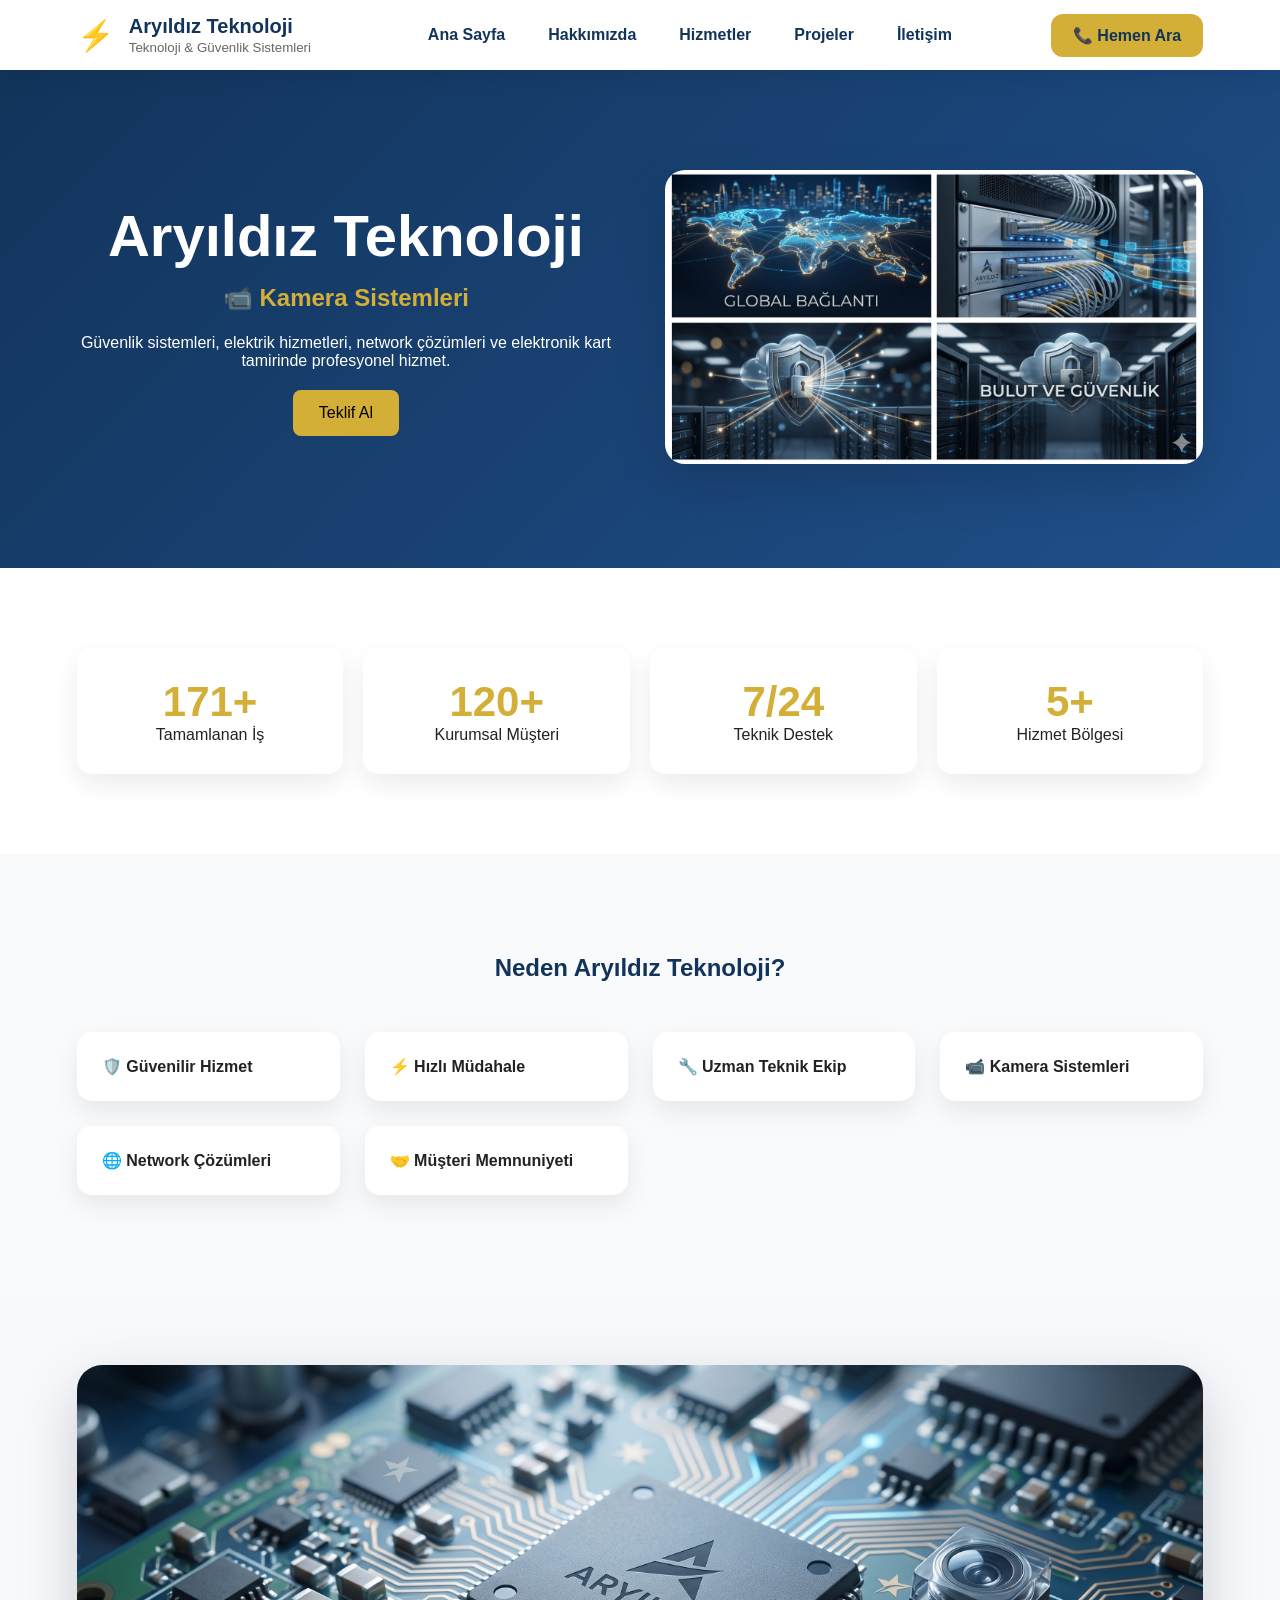
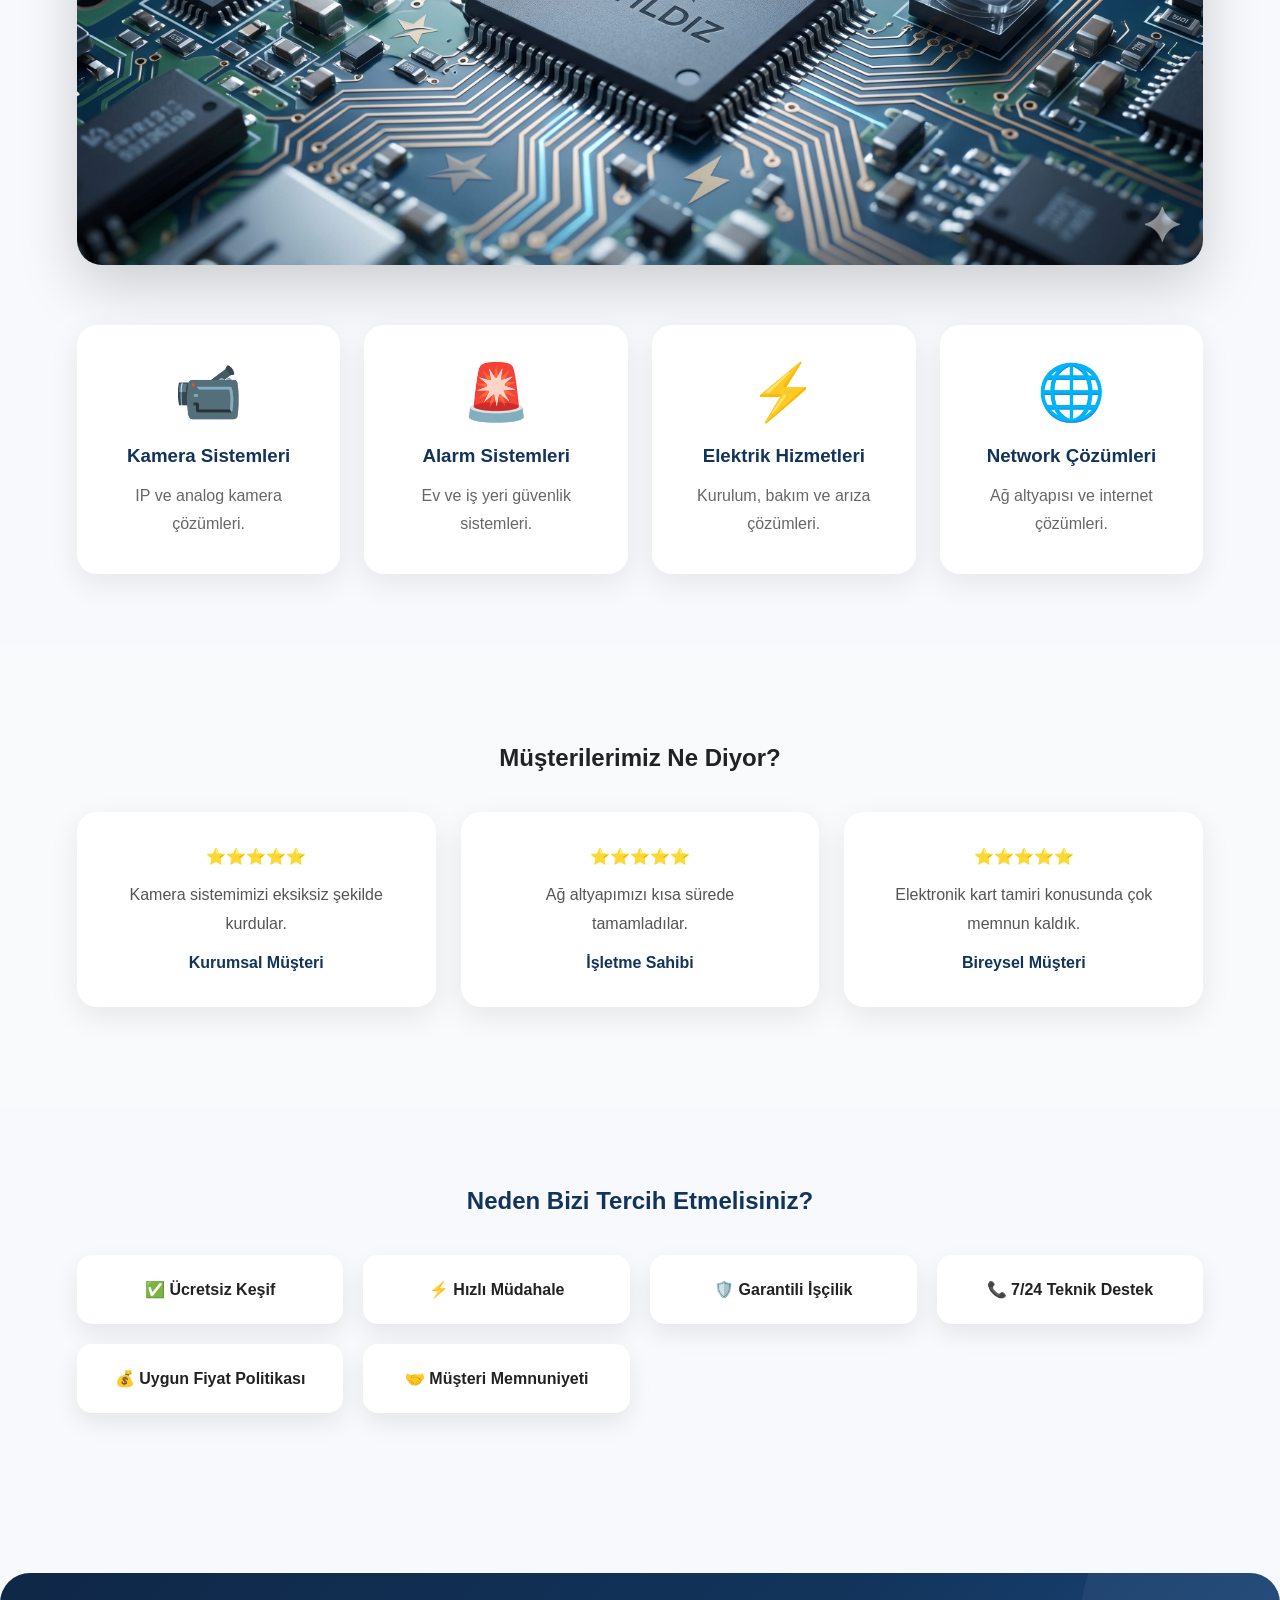
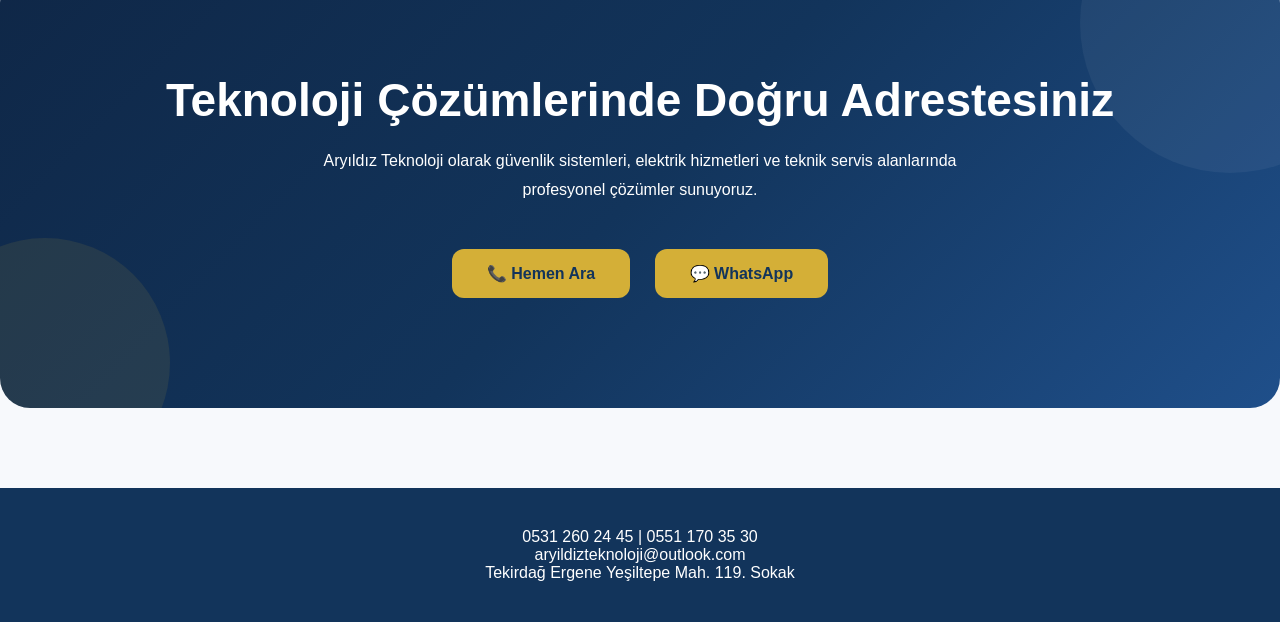
<file: index.html>
<!doctype html>
<html lang="tr">

<head>
<meta charset="utf-8">
<meta name="viewport" content="width=device-width, initial-scale=1">



<title>
Aryıldız Teknoloji | Kamera, Alarm, Network ve Elektrik Sistemleri
</title>

<meta name="description" content="Tekirdağ Ergene'de kamera sistemleri, alarm sistemleri, network çözümleri,telefon tamir, elektronik tamir, elektrik hizmetleri, elektronik kart tamiri ve teknik servis hizmetleri sunan Aryıldız Teknoloji.">
<meta name="keywords" content="kamera sistemleri, alarm sistemleri, network çözümleri, elektrik hizmetleri, elektronik kart tamiri, Tekirdağ kamera sistemleri, Ergene güvenlik sistemleri">
   <link rel="stylesheet" href="assets/css/style.css">
</head>

   <header class="navbar">

  <div class="logo">

    <span class="logo-icon">⚡</span>

    <div>
        <h2>Aryıldız Teknoloji</h2>
        <small>Teknoloji & Güvenlik Sistemleri</small>
    </div>

</div>
<button class="menu-toggle">☰</button>
    <nav>

        <a href="index.html">Ana Sayfa</a>
        <a href="hakkimizda.html">Hakkımızda</a>
        <a href="hizmetler.html">Hizmetler</a>
        <a href="projeler.html">Projeler</a>
        <a href="iletisim.html">İletişim</a>

    </nav>

    <a href="tel:05312602445" class="call-btn">

        📞 Hemen Ara

    </a>

</header>

<section class="hero">

    <div class="hero-left">

        <h1>Aryıldız Teknoloji</h1>

        <p class="typing-text">
            📹 Kamera Sistemleri
        </p>

        <p>
            Güvenlik sistemleri, elektrik hizmetleri,
            network çözümleri ve elektronik kart tamirinde
            profesyonel hizmet.
        </p>

        <a href="iletisim.html" class="btn">
            Teklif Al
        </a>

    </div>

    <div class="hero-right">

        <img src="assets/images/hero-tech.jpg"
             alt="Aryıldız Teknoloji">

    </div>

</section>

<section class="stats-section">

    <div class="stat-card">
       <h2 id="counter1">0</h2>
        <p>Tamamlanan İş</p>
    </div>

    <div class="stat-card">
     <h2 id="counter2">0</h2>
        <p>Kurumsal Müşteri</p>
    </div>

    <div class="stat-card">
        <h2>7/24</h2>
        <p>Teknik Destek</p>
    </div>

    <div class="stat-card">
      <h2 id="counter3">0</h2>
        <p>Hizmet Bölgesi</p>
    </div>

</section>

<section class="why-us">

    <h2>Neden Aryıldız Teknoloji?</h2>

    <div class="why-grid">

        <div class="why-card">🛡️ Güvenilir Hizmet</div>
        <div class="why-card">⚡ Hızlı Müdahale</div>
        <div class="why-card">🔧 Uzman Teknik Ekip</div>
        <div class="why-card">📹 Kamera Sistemleri</div>
        <div class="why-card">🌐 Network Çözümleri</div>
        <div class="why-card">🤝 Müşteri Memnuniyeti</div>

    </div>

</section>

<section class="section">

    <div class="service-banner">

        <img src="assets/images/service-banner.jpg"
             alt="Aryıldız Teknoloji">

    </div>

    <div class="grid">

        <div class="card fade-up">
            <div class="card-icon">📹</div>
            <h3>Kamera Sistemleri</h3>
            <p>IP ve analog kamera çözümleri.</p>
        </div>

        <div class="card fade-up">
            <div class="card-icon">🚨</div>
            <h3>Alarm Sistemleri</h3>
            <p>Ev ve iş yeri güvenlik sistemleri.</p>
        </div>

        <div class="card fade-up">
            <div class="card-icon">⚡</div>
            <h3>Elektrik Hizmetleri</h3>
            <p>Kurulum, bakım ve arıza çözümleri.</p>
        </div>

        <div class="card fade-up">
            <div class="card-icon">🌐</div>
            <h3>Network Çözümleri</h3>
            <p>Ağ altyapısı ve internet çözümleri.</p>
        </div>

    </div>

</section>

<section class="testimonials">

    <h2>Müşterilerimiz Ne Diyor?</h2>

    <div class="testimonial-grid">

        <div class="testimonial-box">
            ⭐⭐⭐⭐⭐
            <p>Kamera sistemimizi eksiksiz şekilde kurdular.</p>
            <strong>Kurumsal Müşteri</strong>
        </div>

        <div class="testimonial-box">
            ⭐⭐⭐⭐⭐
            <p>Ağ altyapımızı kısa sürede tamamladılar.</p>
            <strong>İşletme Sahibi</strong>
        </div>

        <div class="testimonial-box">
            ⭐⭐⭐⭐⭐
            <p>Elektronik kart tamiri konusunda çok memnun kaldık.</p>
            <strong>Bireysel Müşteri</strong>
        </div>

    </div>

</section>
<section class="advantages">

    <h2>Neden Bizi Tercih Etmelisiniz?</h2>

    <div class="advantages-grid">

        <div class="adv-card">✅ Ücretsiz Keşif</div>

        <div class="adv-card">⚡ Hızlı Müdahale</div>

        <div class="adv-card">🛡️ Garantili İşçilik</div>

        <div class="adv-card">📞 7/24 Teknik Destek</div>

        <div class="adv-card">💰 Uygun Fiyat Politikası</div>

        <div class="adv-card">🤝 Müşteri Memnuniyeti</div>

    </div>

</section>
<section class="home-cta">

    <h2>Teknoloji Çözümlerinde Doğru Adrestesiniz</h2>

    <p>
        Aryıldız Teknoloji olarak güvenlik sistemleri,
        elektrik hizmetleri ve teknik servis alanlarında
        profesyonel çözümler sunuyoruz.
    </p>

    <a href="tel:05312602445" class="btn">
        📞 Hemen Ara
    </a>

    <a href="https://wa.me/905312602445" class="btn">
        💬 WhatsApp
    </a>

</section>

<footer>

    <p>0531 260 24 45 | 0551 170 35 30</p>

    <p>
        aryildizteknoloji@outlook.com
    </p>

    <p>
        Tekirdağ Ergene Yeşiltepe Mah. 119. Sokak
    </p>

</footer>
<script>
document.addEventListener("DOMContentLoaded", function(){

const menuBtn = document.querySelector(".menu-toggle");
const nav = document.querySelector(".navbar nav");

menuBtn.onclick = function(){
    nav.classList.toggle("active");
};

const observer = new IntersectionObserver(entries => {
    entries.forEach(entry => {
        if(entry.isIntersecting){
            entry.target.classList.add("show");
        }
    });
});

document.querySelectorAll(".fade-up").forEach(el => {
    observer.observe(el);
});

});
</script>
   <script>
const services = [
"📹 Kamera Sistemleri",
"🚨 Alarm Sistemleri",
"🌐 Network Çözümleri",
"⚡ Elektrik Hizmetleri",
"🔧 Teknik Servis"
];

let current = 0;
const textElement = document.querySelector(".typing-text");

setInterval(() => {
current = (current + 1) % services.length;
textElement.textContent = services[current];
}, 2500);
</script>
   <script>

function animateCounter(id,target){

let count = 0;

const element = document.getElementById(id);

const interval = setInterval(() => {

count++;

element.textContent = count + "+";

if(count >= target){
clearInterval(interval);
}

},10);

}

animateCounter("counter1",500);
animateCounter("counter2",120);
animateCounter("counter3",5);

</script>
</body>
</html>
</file>
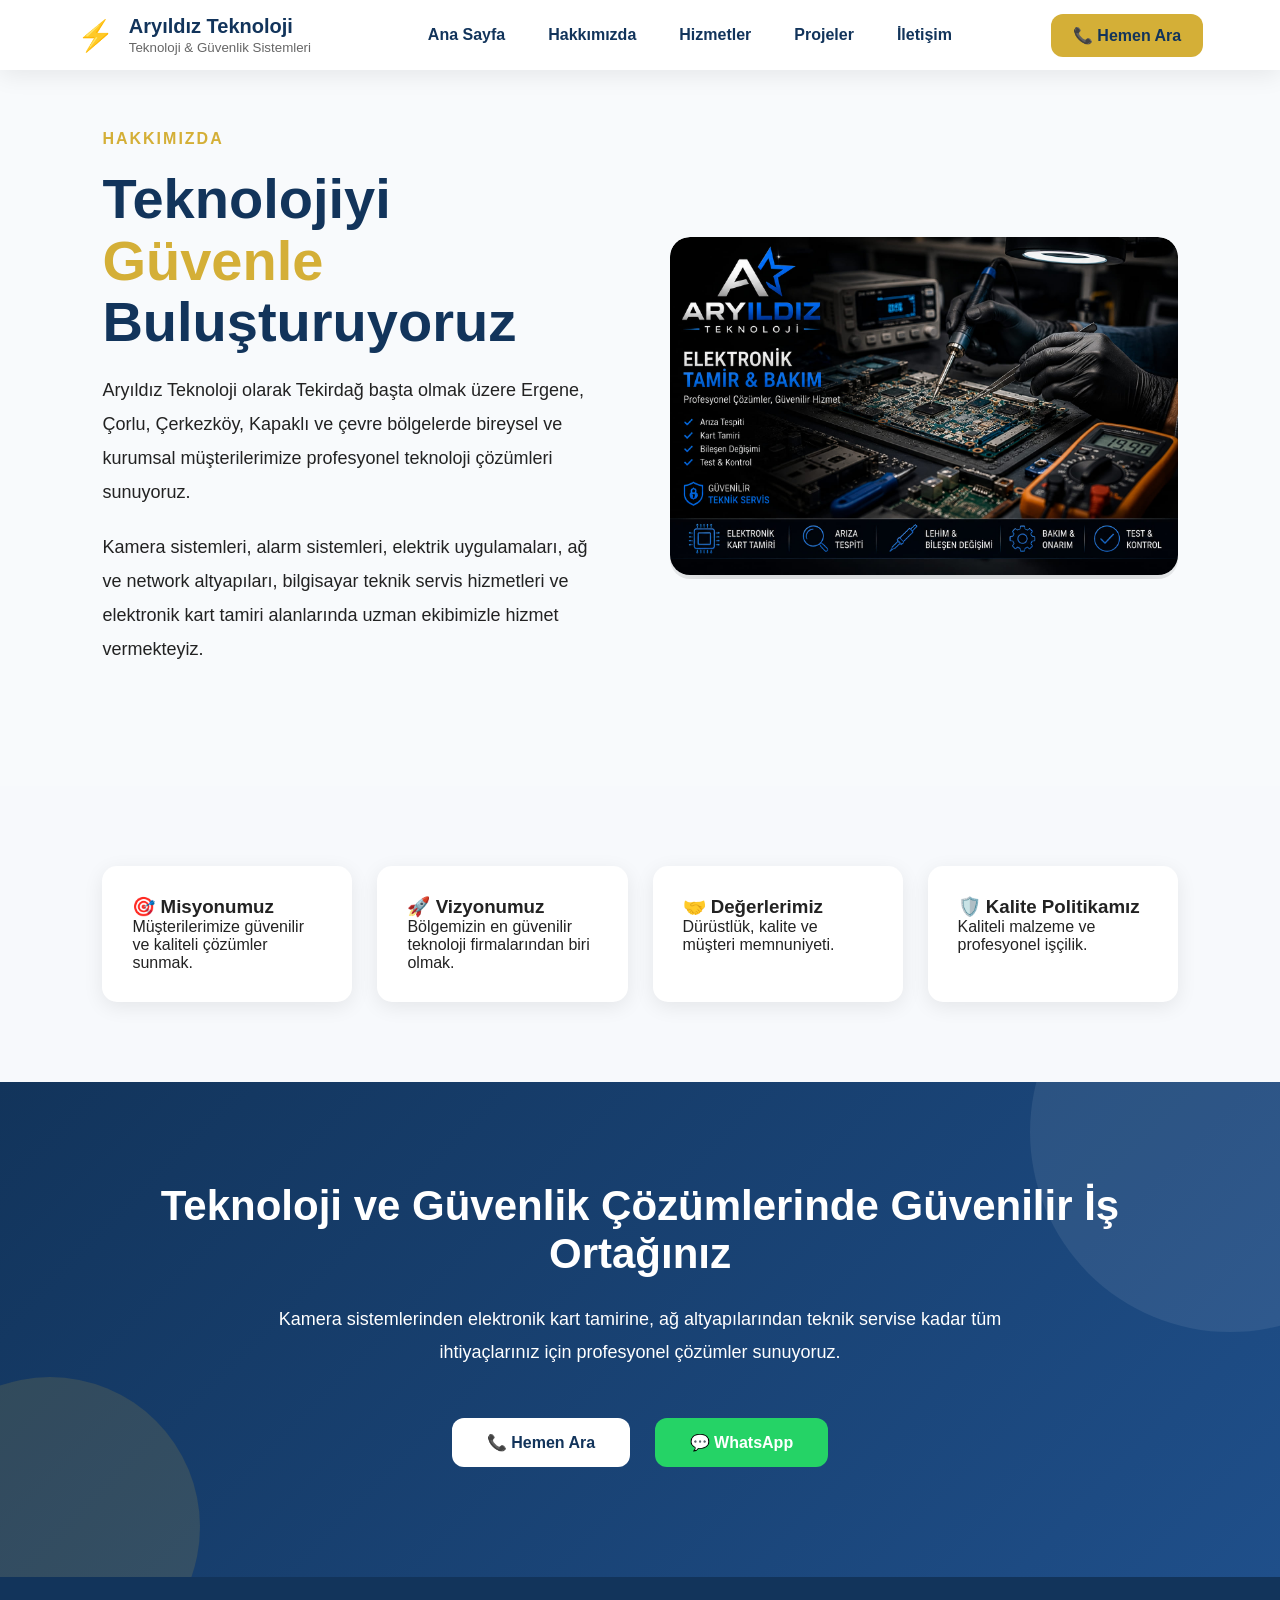
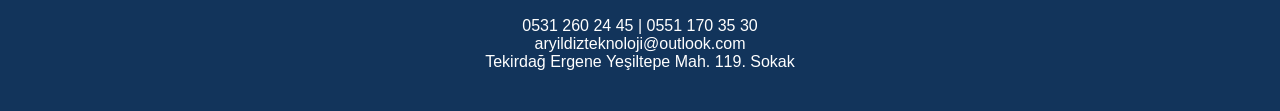
<file: hakkimizda.html>
<!doctype html><html lang='tr'><head>
<meta charset='utf-8'>
<meta name='viewport' content='width=device-width,initial-scale=1'>
<title>hakkimizda | Aryıldız Teknoloji</title>
<meta name='description' content='Aryıldız Teknoloji kamera, alarm, elektrik ve network çözümleri.'>
<link rel='stylesheet' href='assets/css/style.css'>
</head><body>
<header class="navbar">

<div class="logo">

    <span class="logo-icon">⚡</span>

    <div>
        <h2>Aryıldız Teknoloji</h2>
        <small>Teknoloji & Güvenlik Sistemleri</small>
    </div>

</div>
   <button class="menu-toggle">☰</button>

    <nav>

        <a href="index.html">Ana Sayfa</a>
        <a href="hakkimizda.html">Hakkımızda</a>
        <a href="hizmetler.html">Hizmetler</a>
        <a href="projeler.html">Projeler</a>
        <a href="iletisim.html">İletişim</a>

    </nav>

    <a href="tel:05312602445" class="call-btn">
        📞 Hemen Ara
    </a>

</header>
<section class="about-v11">

    <div class="about-top">

        <div class="about-left">

            <span class="mini-title">HAKKIMIZDA</span>

            <h1>
                Teknolojiyi
                <span>Güvenle</span>
                Buluşturuyoruz
            </h1>

            <p>
                Aryıldız Teknoloji olarak Tekirdağ başta olmak üzere
                Ergene, Çorlu, Çerkezköy, Kapaklı ve çevre bölgelerde
                bireysel ve kurumsal müşterilerimize profesyonel
                teknoloji çözümleri sunuyoruz.
            </p>

            <p>
                Kamera sistemleri, alarm sistemleri,
                elektrik uygulamaları, ağ ve network altyapıları,
                bilgisayar teknik servis hizmetleri ve elektronik
                kart tamiri alanlarında uzman ekibimizle hizmet vermekteyiz.
            </p>

        </div>

        <div class="about-right">

<img
src="assets/images/elektronik-tamir.jpg"
alt="Aryıldız Teknoloji">
</div>

    </div>

</section>

<section class="vision-section">

    <div class="vision-card">
        <h3>🎯 Misyonumuz</h3>
        <p>Müşterilerimize güvenilir ve kaliteli çözümler sunmak.</p>
    </div>

    <div class="vision-card">
        <h3>🚀 Vizyonumuz</h3>
        <p>Bölgemizin en güvenilir teknoloji firmalarından biri olmak.</p>
    </div>

    <div class="vision-card">
        <h3>🤝 Değerlerimiz</h3>
        <p>Dürüstlük, kalite ve müşteri memnuniyeti.</p>
    </div>

    <div class="vision-card">
        <h3>🛡️ Kalite Politikamız</h3>
        <p>Kaliteli malzeme ve profesyonel işçilik.</p>
    </div>

</section>
<section class="cta-section">

    <h2>
        Teknoloji ve Güvenlik Çözümlerinde
        Güvenilir İş Ortağınız
    </h2>

    <p>
        Kamera sistemlerinden elektronik kart tamirine,
        ağ altyapılarından teknik servise kadar tüm
        ihtiyaçlarınız için profesyonel çözümler sunuyoruz.
    </p>

    <div class="cta-buttons">

        <a href="tel:05312602445" class="cta-btn">
            📞 Hemen Ara
        </a>

        <a href="https://wa.me/905312602445" class="cta-btn whatsapp-btn">
            💬 WhatsApp
        </a>

    </div>

</section>
<footer>

    <p>0531 260 24 45 | 0551 170 35 30</p>

    <p>aryildizteknoloji@outlook.com</p>

    <p>Tekirdağ Ergene Yeşiltepe Mah. 119. Sokak</p>

</footer>
<script>
document.addEventListener("DOMContentLoaded", function(){

const menuBtn = document.querySelector(".menu-toggle");
const nav = document.querySelector(".navbar nav");

menuBtn.onclick = function(){
    nav.classList.toggle("active");
};

});
</script>
</body>
</html>
</file>
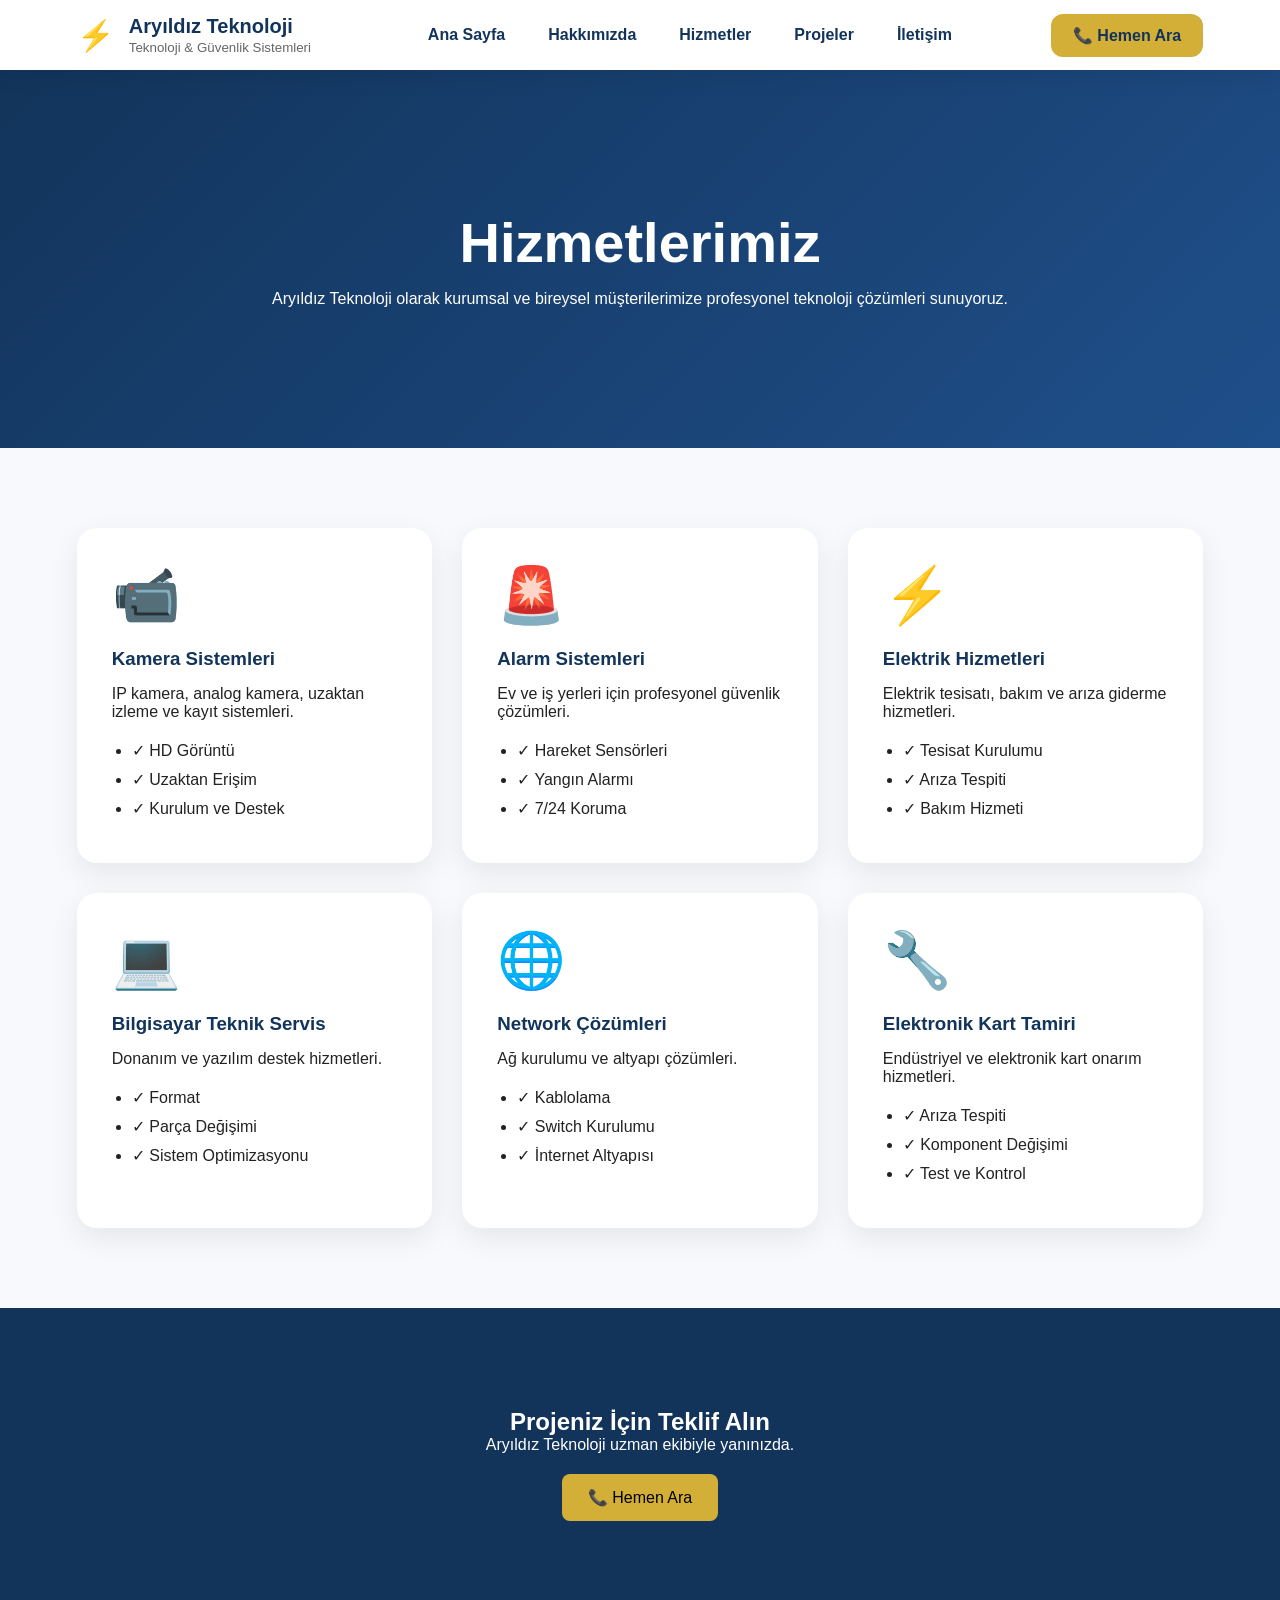
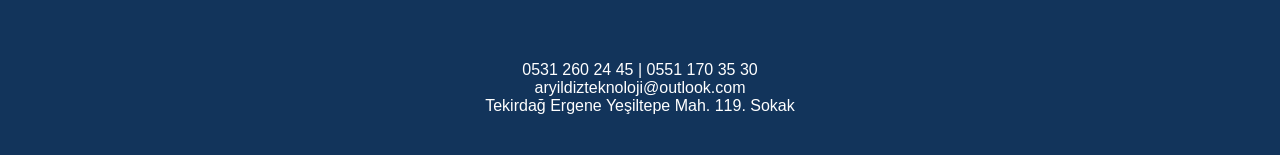
<file: hizmetler.html>
<!doctype html><html lang='tr'><head>
<meta charset='utf-8'>
<meta name='viewport' content='width=device-width,initial-scale=1'>
<title>hizmetler | Aryıldız Teknoloji</title>
<meta name='description' content='Aryıldız Teknoloji kamera, alarm, elektrik ve network çözümleri.'>
<link rel='stylesheet' href='assets/css/style.css'>
</head><body>
<header class="navbar">

    <div class="logo">

        <span class="logo-icon">⚡</span>

        <div>
            <h2>Aryıldız Teknoloji</h2>
            <small>Teknoloji & Güvenlik Sistemleri</small>
        </div>

    </div>
<button class="menu-toggle">☰</button>
    <nav>
        <a href="index.html">Ana Sayfa</a>
        <a href="hakkimizda.html">Hakkımızda</a>
        <a href="hizmetler.html">Hizmetler</a>
        <a href="projeler.html">Projeler</a>
        <a href="iletisim.html">İletişim</a>
    </nav>

    <a href="tel:05312602445" class="call-btn">
        📞 Hemen Ara
    </a>

</header>
<section class="page-banner">

    <h1>Hizmetlerimiz</h1>

    <p>
        Aryıldız Teknoloji olarak kurumsal ve bireysel
        müşterilerimize profesyonel teknoloji çözümleri sunuyoruz.
    </p>

</section>

<section class="services-v11">

    <div class="service-card">

        <div class="service-icon">📹</div>

        <h3>Kamera Sistemleri</h3>

        <p>
            IP kamera, analog kamera, uzaktan izleme ve kayıt sistemleri.
        </p>

        <ul>
            <li>✓ HD Görüntü</li>
            <li>✓ Uzaktan Erişim</li>
            <li>✓ Kurulum ve Destek</li>
        </ul>

    </div>

    <div class="service-card">

        <div class="service-icon">🚨</div>

        <h3>Alarm Sistemleri</h3>

        <p>
            Ev ve iş yerleri için profesyonel güvenlik çözümleri.
        </p>

        <ul>
            <li>✓ Hareket Sensörleri</li>
            <li>✓ Yangın Alarmı</li>
            <li>✓ 7/24 Koruma</li>
        </ul>

    </div>

    <div class="service-card">

        <div class="service-icon">⚡</div>

        <h3>Elektrik Hizmetleri</h3>

        <p>
            Elektrik tesisatı, bakım ve arıza giderme hizmetleri.
        </p>

        <ul>
            <li>✓ Tesisat Kurulumu</li>
            <li>✓ Arıza Tespiti</li>
            <li>✓ Bakım Hizmeti</li>
        </ul>

    </div>

    <div class="service-card">

        <div class="service-icon">💻</div>

        <h3>Bilgisayar Teknik Servis</h3>

        <p>
            Donanım ve yazılım destek hizmetleri.
        </p>

        <ul>
            <li>✓ Format</li>
            <li>✓ Parça Değişimi</li>
            <li>✓ Sistem Optimizasyonu</li>
        </ul>

    </div>

    <div class="service-card">

        <div class="service-icon">🌐</div>

        <h3>Network Çözümleri</h3>

        <p>
            Ağ kurulumu ve altyapı çözümleri.
        </p>

        <ul>
            <li>✓ Kablolama</li>
            <li>✓ Switch Kurulumu</li>
            <li>✓ İnternet Altyapısı</li>
        </ul>

    </div>

    <div class="service-card">

        <div class="service-icon">🔧</div>

        <h3>Elektronik Kart Tamiri</h3>

        <p>
            Endüstriyel ve elektronik kart onarım hizmetleri.
        </p>

        <ul>
            <li>✓ Arıza Tespiti</li>
            <li>✓ Komponent Değişimi</li>
            <li>✓ Test ve Kontrol</li>
        </ul>

    </div>

</section>

<section class="service-cta">

    <h2>Projeniz İçin Teklif Alın</h2>

    <p>
        Aryıldız Teknoloji uzman ekibiyle yanınızda.
    </p>

    <a href="tel:05312602445" class="btn">
        📞 Hemen Ara
    </a>

</section>
<footer>
    <script>
document.addEventListener("DOMContentLoaded", function(){

const menuBtn = document.querySelector(".menu-toggle");
const nav = document.querySelector(".navbar nav");

menuBtn.onclick = function(){
    nav.classList.toggle("active");
};

});
</script>
<p>0531 260 24 45 | 0551 170 35 30</p>
<p>aryildizteknoloji@outlook.com</p>
<p>Tekirdağ Ergene Yeşiltepe Mah. 119. Sokak</p>
</footer></body></html>
</file>
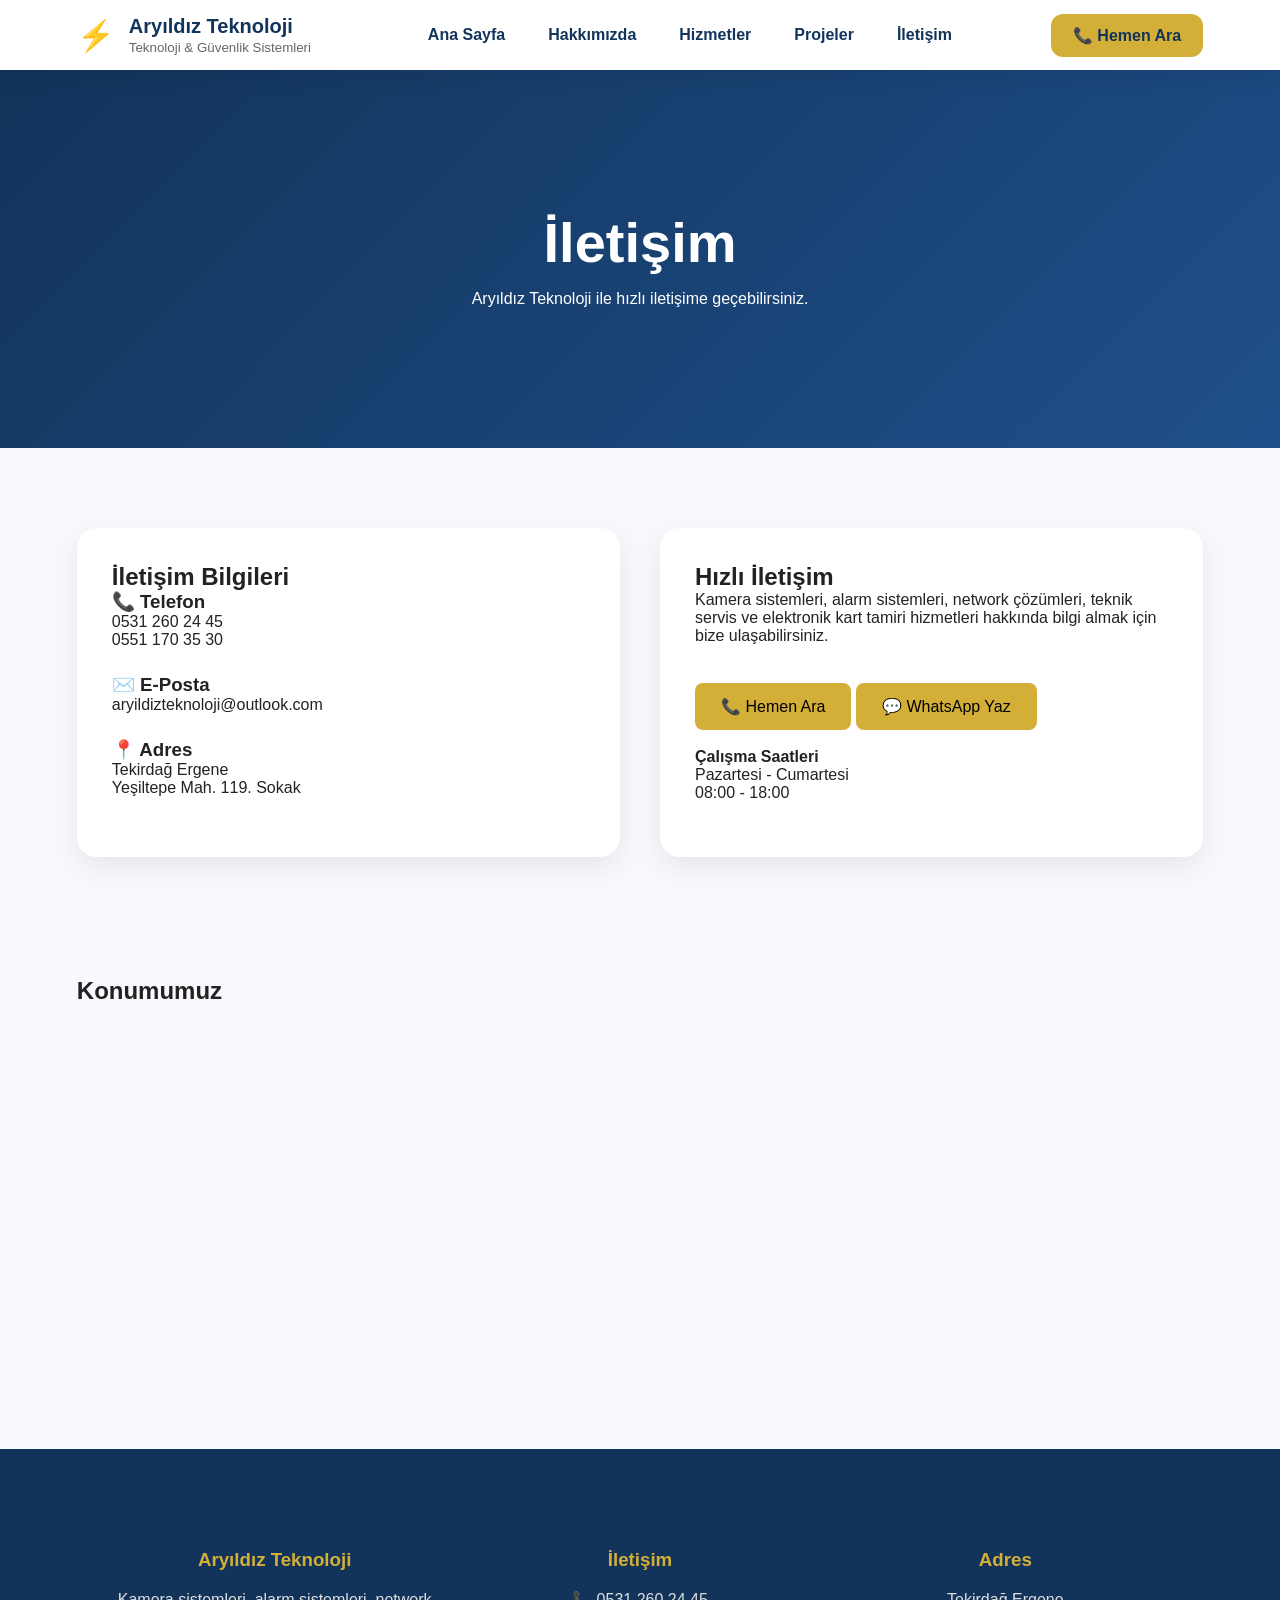
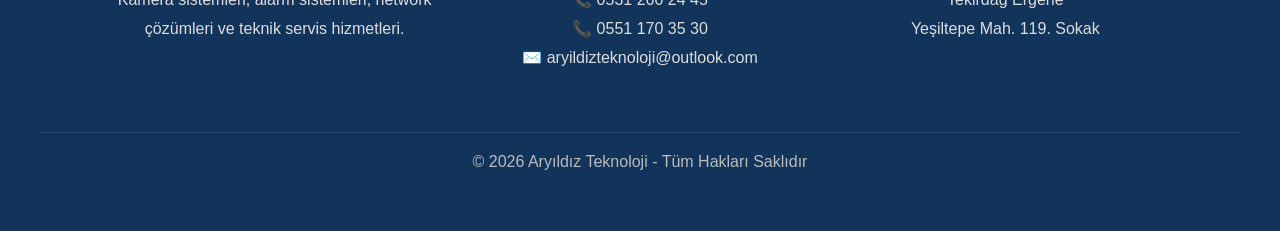
<file: iletisim.html>
<!doctype html><html lang='tr'><head>
<meta charset='utf-8'>
<meta name='viewport' content='width=device-width,initial-scale=1'>
<title>iletisim | Aryıldız Teknoloji</title>
<meta name='description' content='Aryıldız Teknoloji kamera, alarm, elektrik ve network çözümleri.'>
<link rel='stylesheet' href='assets/css/style.css'>
</head><body>

<body>

<header class="navbar">

    <div class="logo">
        <span class="logo-icon">⚡</span>

        <div>
            <h2>Aryıldız Teknoloji</h2>
            <small>Teknoloji & Güvenlik Sistemleri</small>
        </div>
    </div>
<button class="menu-toggle">☰</button>
    <nav>
        <a href="index.html">Ana Sayfa</a>
        <a href="hakkimizda.html">Hakkımızda</a>
        <a href="hizmetler.html">Hizmetler</a>
        <a href="projeler.html">Projeler</a>
        <a href="iletisim.html">İletişim</a>
    </nav>

    <a href="tel:05312602445" class="call-btn">
        📞 Hemen Ara
    </a>

</header>

<section class="page-banner">

    <h1>İletişim</h1>

    <p>
        Aryıldız Teknoloji ile hızlı iletişime geçebilirsiniz.
    </p>

</section>

<section class="contact-section">

    <div class="contact-info">

        <h2>İletişim Bilgileri</h2>

        <div class="info-box">
            <h3>📞 Telefon</h3>
            <p>0531 260 24 45</p>
            <p>0551 170 35 30</p>
        </div>

        <div class="info-box">
            <h3>✉️ E-Posta</h3>
            <p>aryildizteknoloji@outlook.com</p>
        </div>

        <div class="info-box">
            <h3>📍 Adres</h3>
            <p>
                Tekirdağ Ergene<br>
                Yeşiltepe Mah. 119. Sokak
            </p>
        </div>

    </div>

    <div class="contact-form">

        <h2>Hızlı İletişim</h2>

        <p>
            Kamera sistemleri, alarm sistemleri, network çözümleri,
            teknik servis ve elektronik kart tamiri hizmetleri hakkında
            bilgi almak için bize ulaşabilirsiniz.
        </p>

        <br>

        <a href="tel:05312602445" class="btn">
            📞 Hemen Ara
        </a>

        <a href="https://wa.me/905312602445" class="btn">
            💬 WhatsApp Yaz
        </a>

        <br><br>

        <p>
            <strong>Çalışma Saatleri</strong><br>
            Pazartesi - Cumartesi<br>
            08:00 - 18:00
        </p>

    </div>

</section>
    <div style="padding:40px 6%;">
    <h2>Konumumuz</h2>

    <iframe
        src="https://maps.google.com/maps?q=Tekirdağ%20Ergene%20Yeşiltepe%20Mahallesi%20119.%20Sokak&t=&z=15&ie=UTF8&iwloc=&output=embed"
        width="100%"
        height="400"
        style="border:0;border-radius:15px;"
        loading="lazy">
    </iframe>
</div>

<footer class="footer-v11">

    <div class="footer-content">

        <div class="footer-box">
            <h3>Aryıldız Teknoloji</h3>

            <p>
                Kamera sistemleri, alarm sistemleri,
                network çözümleri ve teknik servis hizmetleri.
            </p>
        </div>

        <div class="footer-box">
            <h3>İletişim</h3>

            <p>📞 0531 260 24 45</p>
            <p>📞 0551 170 35 30</p>
            <p>✉️ aryildizteknoloji@outlook.com</p>
        </div>

        <div class="footer-box">
            <h3>Adres</h3>

            <p>
                Tekirdağ Ergene<br>
                Yeşiltepe Mah. 119. Sokak
            </p>
        
        </div>

    </div>

    <div class="footer-bottom">
        © 2026 Aryıldız Teknoloji - Tüm Hakları Saklıdır
    </div>

</footer>
<script>
document.addEventListener("DOMContentLoaded", function(){

const menuBtn = document.querySelector(".menu-toggle");
const nav = document.querySelector(".navbar nav");

menuBtn.onclick = function(){
    nav.classList.toggle("active");
};

});
</script>
</body>

</footer></body></html>
</file>
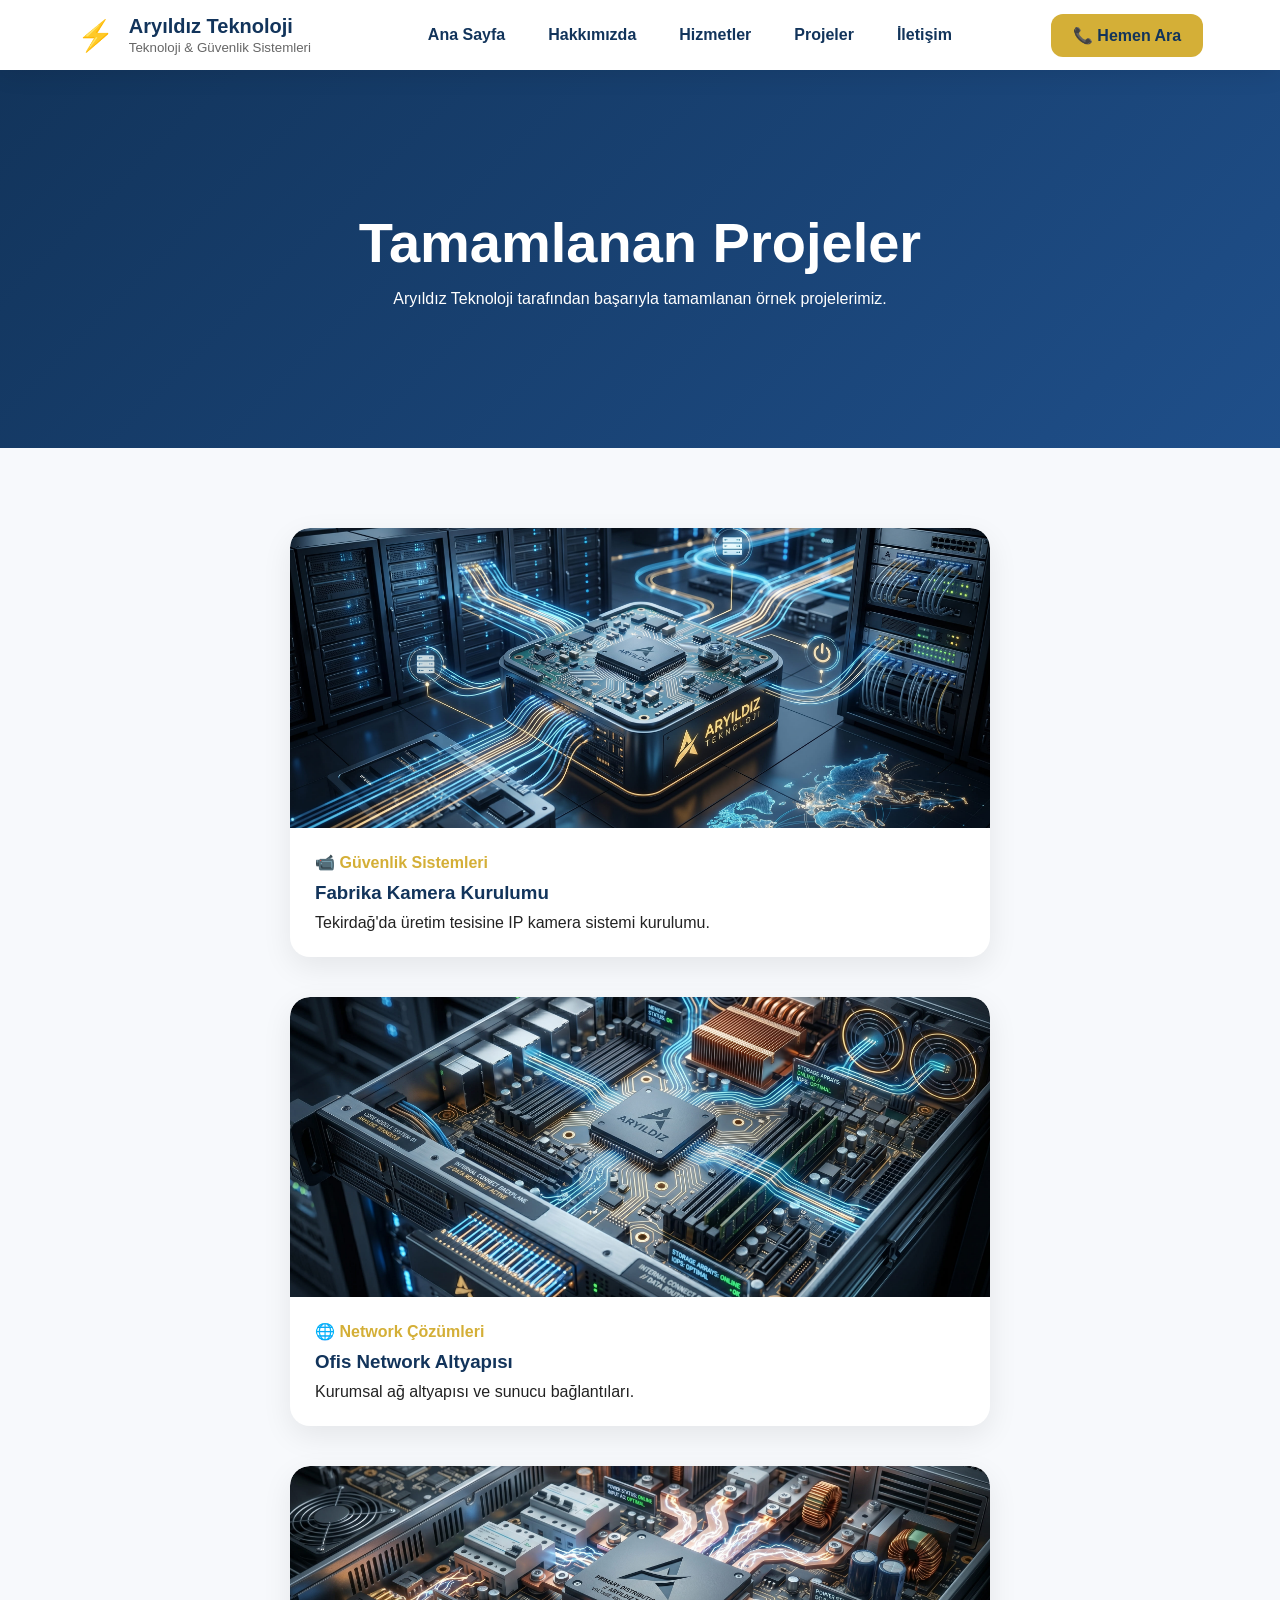
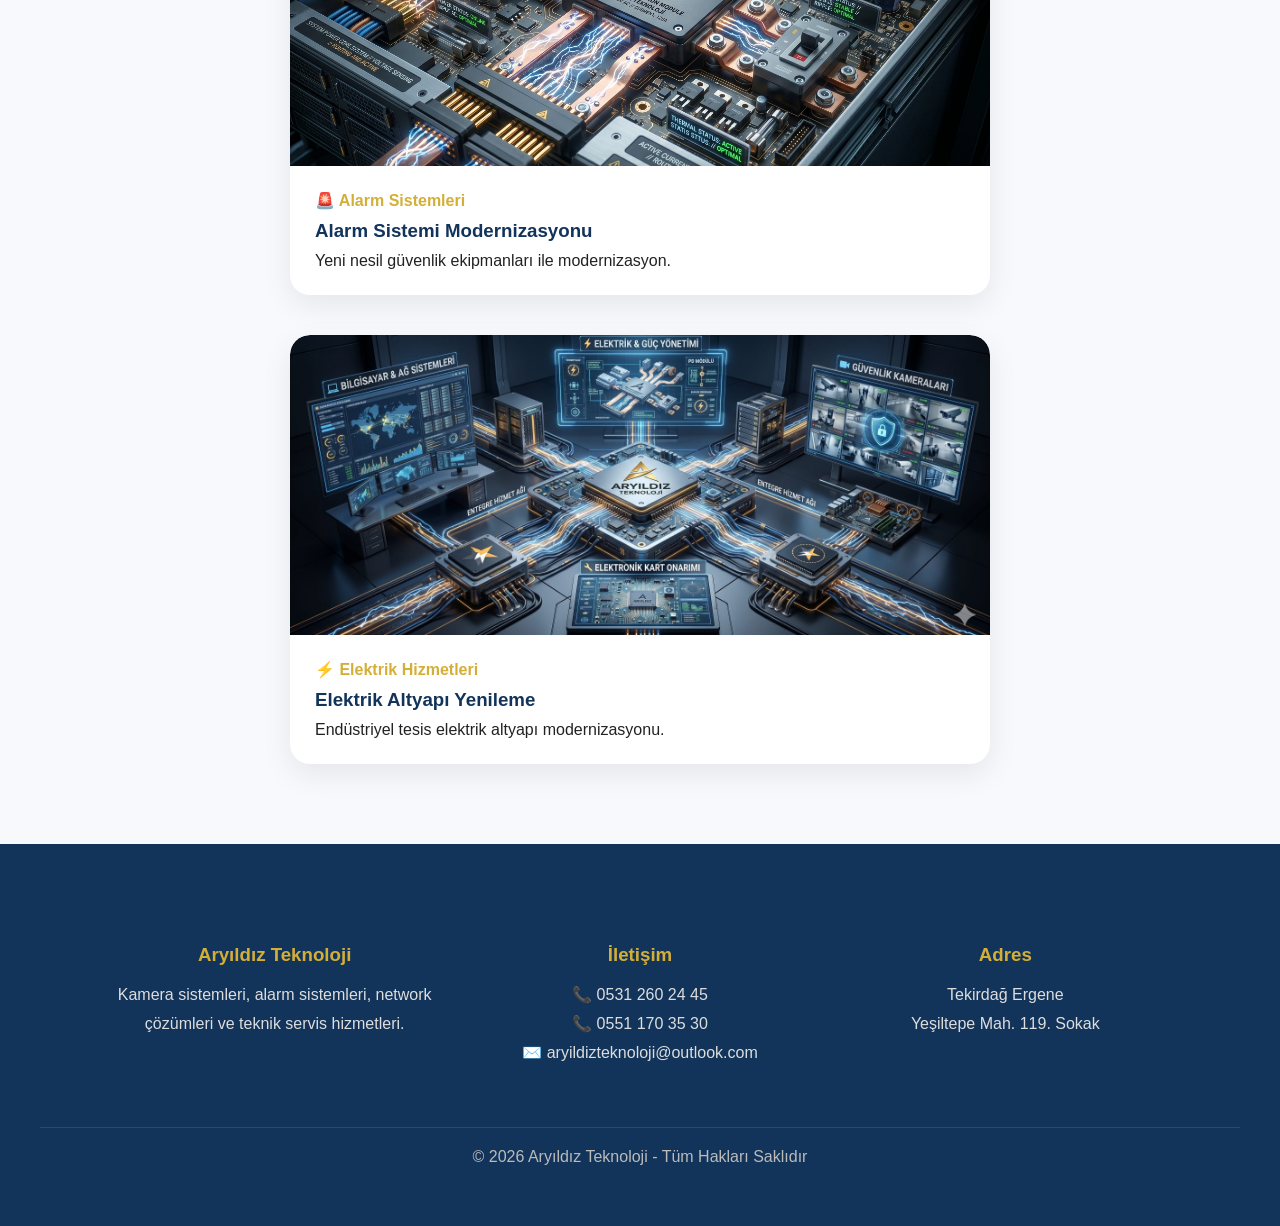
<file: projeler.html>
<!doctype html>
<html lang="tr">

<head>
<meta charset="utf-8">
<meta name="viewport" content="width=device-width, initial-scale=1">

<title>Projeler | Aryıldız Teknoloji</title>

<meta name="description" content="Aryıldız Teknoloji tamamlanan projeler.">

<link rel="stylesheet" href="assets/css/style.css">

</head>
<body>

<header class="navbar">

    <div class="logo">

        <span class="logo-icon">⚡</span>

        <div>
            <h2>Aryıldız Teknoloji</h2>
            <small>Teknoloji & Güvenlik Sistemleri</small>
        </div>

    </div>
<button class="menu-toggle">☰</button>
    <nav>
        <a href="index.html">Ana Sayfa</a>
        <a href="hakkimizda.html">Hakkımızda</a>
        <a href="hizmetler.html">Hizmetler</a>
        <a href="projeler.html">Projeler</a>
        <a href="iletisim.html">İletişim</a>
    </nav>

    <a href="tel:05312602445" class="call-btn">
        📞 Hemen Ara
    </a>

</header>

<section class="page-banner">

    <h1>Tamamlanan Projeler</h1>

    <p>
        Aryıldız Teknoloji tarafından başarıyla tamamlanan örnek projelerimiz.
    </p>

</section>

<section class="projects-v11">

    <div class="project-card">

        <img src="assets/images/proje1.jpg" alt="Kamera Sistemi">

        <div class="project-content">
            <span>📹 Güvenlik Sistemleri</span>
            <h3>Fabrika Kamera Kurulumu</h3>
            <p>Tekirdağ'da üretim tesisine IP kamera sistemi kurulumu.</p>
        </div>

    </div>

    <div class="project-card">

        <img src="assets/images/proje2.jpg" alt="Network">

        <div class="project-content">
            <span>🌐 Network Çözümleri</span>
            <h3>Ofis Network Altyapısı</h3>
            <p>Kurumsal ağ altyapısı ve sunucu bağlantıları.</p>
        </div>

    </div>

    <div class="project-card">

        <img src="assets/images/proje3.jpg" alt="Alarm">

        <div class="project-content">
            <span>🚨 Alarm Sistemleri</span>
            <h3>Alarm Sistemi Modernizasyonu</h3>
            <p>Yeni nesil güvenlik ekipmanları ile modernizasyon.</p>
        </div>

    </div>

    <div class="project-card">

        <img src="assets/images/proje4.jpg" alt="Elektrik">

        <div class="project-content">
            <span>⚡ Elektrik Hizmetleri</span>
            <h3>Elektrik Altyapı Yenileme</h3>
            <p>Endüstriyel tesis elektrik altyapı modernizasyonu.</p>
        </div>

    </div>

</section>

<footer class="footer-v11">

    <div class="footer-content">

        <div class="footer-box">

            <h3>Aryıldız Teknoloji</h3>

            <p>
                Kamera sistemleri, alarm sistemleri,
                network çözümleri ve teknik servis hizmetleri.
            </p>

        </div>

        <div class="footer-box">

            <h3>İletişim</h3>

            <p>📞 0531 260 24 45</p>
            <p>📞 0551 170 35 30</p>
            <p>✉️ aryildizteknoloji@outlook.com</p>

        </div>

        <div class="footer-box">

            <h3>Adres</h3>

            <p>
                Tekirdağ Ergene<br>
                Yeşiltepe Mah. 119. Sokak
            </p>

        </div>

    </div>

    <div class="footer-bottom">

        © 2026 Aryıldız Teknoloji - Tüm Hakları Saklıdır

    </div>

</footer>
<script>
document.addEventListener("DOMContentLoaded", function(){

const menuBtn = document.querySelector(".menu-toggle");
const nav = document.querySelector(".navbar nav");

menuBtn.onclick = function(){
    nav.classList.toggle("active");
};

});
</script>
</body>
</html>
</file>
<file: assets/css/style.css>
:root{--primary:#12345b;--gold:#d4af37;--light:#f7f9fc;--text:#222;}
*{margin:0;padding:0;box-sizing:border-box}
body{font-family:Segoe UI,Arial,sans-serif;background:var(--light);color:var(--text)}
header{
margin:0;
padding:0;
}
nav a{text-decoration:none;color:#12345b;margin-left:18px;font-weight:600}
.hero{padding:120px 6%;background:linear-gradient(135deg,#12345b,#1f4f8a);color:#fff;text-align:center}
.hero h1{font-size:58px}
.btn{display:inline-block;margin-top:20px;background:#d4af37;color:#000;padding:14px 26px;border-radius:8px;text-decoration:none}
.section{padding:70px 6%}
.grid{display:grid;grid-template-columns:repeat(auto-fit,minmax(250px,1fr));gap:24px}
.card{background:#fff;padding:24px;border-radius:14px;box-shadow:0 4px 15px rgba(0,0,0,.08)}
footer{background:#12345b;color:#fff;padding:40px;text-align:center}
.about-v11{
padding:60px 8% 100px;
background:#f7f8fb;
}
.about-v11{
background:#f8fafc;
margin-top:0;
}
.about-top{
display:grid;
grid-template-columns:1fr 1fr;
gap:60px;
align-items:center;
}

.mini-title{
color:#d4af37;
font-weight:700;
letter-spacing:2px;
}

.about-left h1{
font-size:56px;
line-height:1.1;
margin:20px 0;
color:#12345b;
}

.about-left h1 span{
color:#d4af37;
}

.about-left p{
font-size:18px;
line-height:1.9;
margin-bottom:20px;
}

.about-right img{
width:100%;
border-radius:20px;
box-shadow:0 20px 40px rgba(0,0,0,.15);
}

.vision-section{
padding:80px 8%;
display:grid;
grid-template-columns:repeat(auto-fit,minmax(250px,1fr));
gap:25px;
}

.vision-card{
background:white;
padding:30px;
border-radius:15px;
box-shadow:0 5px 20px rgba(0,0,0,.08);
transition:.3s;
}

.vision-card:hover{
transform:translateY(-10px);
}
footer{
background:#12345b;
color:#fff;
padding:40px;
text-align:center;
}

/* BURADAN SONRA YAPIŞTIR */

.vision-card{
background:white;
padding:30px;
border-radius:15px;
box-shadow:0 5px 20px rgba(0,0,0,.08);
transition:.4s;
}

.vision-card:hover{
transform:translateY(-12px);
box-shadow:0 20px 40px rgba(18,52,91,.15);
}

.about-left h1{
animation:fadeUp 1s ease;
}

@keyframes fadeUp{
from{
opacity:0;
transform:translateY(40px);
}
to{
opacity:1;
transform:translateY(0);
}
}

.about-right{
overflow:hidden;
border-radius:20px;
}

.about-right img{
transition:.6s;
}

.about-right:hover img{
transform:scale(1.05);
}
.cta-section{
padding:100px 8%;
text-align:center;
background:linear-gradient(
135deg,
#12345b,
#1f4f8a
);
color:white;
position:relative;
overflow:hidden;
}

.cta-section::before{
content:"";
position:absolute;
width:400px;
height:400px;
background:rgba(255,255,255,.08);
border-radius:50%;
top:-150px;
right:-150px;
}

.cta-section::after{
content:"";
position:absolute;
width:300px;
height:300px;
background:rgba(212,175,55,.15);
border-radius:50%;
bottom:-100px;
left:-100px;
}

.cta-section h2{
font-size:42px;
margin-bottom:25px;
position:relative;
z-index:2;
}

.cta-section p{
max-width:800px;
margin:auto;
line-height:1.8;
font-size:18px;
position:relative;
z-index:2;
}

.cta-buttons{
margin-top:40px;
position:relative;
z-index:2;
}

.cta-btn{
display:inline-block;
padding:15px 35px;
margin:10px;
border-radius:12px;
background:white;
color:#12345b;
text-decoration:none;
font-weight:700;
transition:.3s;
}

.cta-btn:hover{
transform:translateY(-5px);
}

.whatsapp-btn{
background:#25D366;
color:white;
}
.stats-section{
padding:80px 6%;
display:grid;
grid-template-columns:repeat(auto-fit,minmax(220px,1fr));
gap:20px;
background:white;
}

.stat-card{
background:white;
padding:30px;
border-radius:15px;
text-align:center;
box-shadow:0 10px 25px rgba(0,0,0,.08);
transition:.3s;
}

.stat-card:hover{
transform:translateY(-10px);
}

.stat-card h2{
font-size:42px;
color:#d4af37;
}

.why-us{
padding:100px 6%;
background:#f8fafc;
}

.why-us h2{
text-align:center;
margin-bottom:50px;
color:#12345b;
}

.why-grid{
display:grid;
grid-template-columns:repeat(auto-fit,minmax(250px,1fr));
gap:25px;
}

.why-card{
background:white;
padding:25px;
border-radius:15px;
box-shadow:0 10px 25px rgba(0,0,0,.08);
font-weight:600;
transition:.3s;
}

.why-card:hover{
transform:translateY(-10px);
}

.home-cta{
padding:100px 6%;
text-align:center;
background:linear-gradient(
135deg,
#0f2747,
#12345b,
#1f4f8a
);
color:white;
border-radius:30px;
margin:80px 0;
position:relative;
overflow:hidden;
}

.home-cta h2{
font-size:46px;
margin-bottom:20px;
color:#ffffff;
font-weight:700;

}


.home-cta p{
max-width:700px;
margin:auto;
margin-bottom:35px;
line-height:1.8;
}
.hero{
display:grid;
grid-template-columns:1fr 1fr;
align-items:center;
gap:50px;
padding:100px 6%;
}

.hero-right img{
width:100%;
border-radius:20px;
box-shadow:0 20px 50px rgba(0,0,0,.15);
}
.service-banner{
margin-bottom:40px;
}

.service-banner{
margin-bottom:60px;
}

.service-banner img{
width:100%;
height:500px;
object-fit:cover;
border-radius:25px;
box-shadow:0 20px 60px rgba(0,0,0,.18);
display:block;
}
.card{
background:white;
padding:35px;
border-radius:20px;
box-shadow:0 10px 30px rgba(0,0,0,.08);
transition:.4s;
text-align:center;
}

.card:hover{
transform:translateY(-12px);
box-shadow:0 20px 45px rgba(0,0,0,.12);
}

.card-icon{
font-size:55px;
margin-bottom:20px;
}

.card h3{
color:#12345b;
margin-bottom:15px;
}

.card p{
line-height:1.8;
color:#666;
}
.testimonials{
padding:100px 6%;
background:#f8fafc;
text-align:center;
}

.testimonial-grid{
display:grid;
grid-template-columns:repeat(auto-fit,minmax(300px,1fr));
gap:25px;
margin-top:40px;
}

.testimonial-box{
background:white;
padding:35px;
border-radius:20px;
box-shadow:0 10px 30px rgba(0,0,0,.08);
transition:.4s;
}

.testimonial-box:hover{
transform:translateY(-10px);
box-shadow:0 20px 45px rgba(0,0,0,.12);
}

.testimonial-box p{
line-height:1.8;
margin:15px 0;
color:#555;
}

.testimonial-box strong{
color:#12345b;
}
.home-cta::before{
content:"";
position:absolute;
width:300px;
height:300px;
background:rgba(255,255,255,.05);
border-radius:50%;
top:-100px;
right:-100px;
}

.home-cta::after{
content:"";
position:absolute;
width:250px;
height:250px;
background:rgba(212,175,55,.10);
border-radius:50%;
bottom:-80px;
left:-80px;
}
.home-cta .btn{
background:#d4af37;
color:#12345b;
font-weight:700;
padding:15px 35px;
border-radius:12px;
margin:10px;
display:inline-block;
transition:.3s;
}

.home-cta .btn:hover{
transform:translateY(-5px);
box-shadow:0 15px 30px rgba(0,0,0,.15);
}

.home-cta .btn:hover{
transform:translateY(-5px);
box-shadow:0 15px 30px rgba(0,0,0,.15);
}
/* NAVBAR V11 */

.navbar{
min-height:70px;
height:auto;
padding:10px 6%;
background:#fff;
display:flex;
align-items:center;
justify-content:space-between;
min-height:70px;
height:auto;
padding:10px 6%;
position:sticky;
top:0;
z-index:1000;
box-shadow:0 5px 25px rgba(0,0,0,.08);
}

.logo{
display:flex;
align-items:center;
gap:15px;
height:auto;
}

.logo-icon{
font-size:30px;
color:#d4af37;
}

.logo h2{
margin:0;
font-size:20px;
color:#12345b;
line-height:1;
}

.logo small{
display:block;
margin-top:4px;
color:#666;
}

.navbar nav{
display:flex;
gap:25px;
}

.navbar nav a{
text-decoration:none;
font-weight:600;
color:#12345b;
transition:.3s;
}

.navbar nav a:hover{
color:#d4af37;
}

.call-btn{
background:#d4af37;
color:#12345b;
padding:12px 22px;
border-radius:12px;
text-decoration:none;
font-weight:700;
}

.call-btn:hover{
opacity:.9;
}

/* buradan asağısı hizmetler icin kulllanıldi*/

.page-banner{
background:linear-gradient(135deg,#12345b,#1f4f8a);
color:white;
padding:140px 6%;
text-align:center;
}

.page-banner h1{
font-size:56px;
margin-bottom:15px;
}

.services-v11{
padding:80px 6%;
display:grid;
grid-template-columns:repeat(auto-fit,minmax(320px,1fr));
gap:30px;
}

.service-card{
background:white;
padding:35px;
border-radius:20px;
box-shadow:0 10px 30px rgba(0,0,0,.08);
transition:.3s;
}

.service-card:hover{
transform:translateY(-10px);
}

.service-icon{
font-size:55px;
margin-bottom:20px;
}

.service-card h3{
color:#12345b;
margin-bottom:15px;
}

.service-card ul{
margin-top:20px;
padding-left:20px;
}

.service-card li{
margin-bottom:10px;
}

.service-cta{
padding:100px 6%;
text-align:center;
background:#12345b;
color:white;
}
/*projeler*/
.projects-v11{
padding:80px 6%;
display:grid;
grid-template-columns:repeat(auto-fit,minmax(400px,1fr));
gap:30px;
align-items:stretch;
}

.project-card{
background:#fff;
border-radius:20px;
overflow:hidden;
box-shadow:0 10px 30px rgba(0,0,0,.08);
transition:.3s;
}

.project-card:hover{
transform:translateY(-10px);
}

.project-card img{
width:100%;
height:240px;
object-fit:cover;
display:block;
}

.project-content{
padding:25px;
}

.project-content span{
color:#d4af37;
font-weight:700;
}

.project-content h3{
margin:10px 0;
color:#12345b;
}
@media(max-width:900px){

    .projects-v11{
        grid-template-columns:1fr;
    }

}
.projects-v11{
padding:80px 6%;
display:grid;
grid-template-columns:1fr;
gap:40px;
max-width:1400px;
margin:auto;
}
.footer-content{
width:100%;
max-width:1400px;
margin:0 auto;
}

.footer-content{
max-width:1400px;
margin:auto;
padding:60px 6%;
display:grid;
grid-template-columns:repeat(auto-fit,minmax(250px,1fr));
gap:40px;
}

.footer-box h3{
margin-bottom:15px;
color:#d4af37;
}

.footer-box p{
line-height:1.8;
color:#ddd;
}

.footer-bottom{
text-align:center;
padding:20px;
border-top:1px solid rgba(255,255,255,.1);
color:#bbb;
}
.project-card{
background:#fff;
border-radius:20px;
overflow:hidden;
box-shadow:0 10px 30px rgba(0,0,0,.08);
transition:.3s;
width:100%;
max-width:700px;
margin:auto;
}

.project-card:hover{
transform:translateY(-10px);
}

.project-card img{
width:100%;
height:300px;
object-fit:cover;
display:block;
border-radius:20px 20px 0 0;
}
.contact-section{
padding:80px 6%;
display:grid;
grid-template-columns:1fr 1fr;
gap:40px;
}

.contact-info,
.contact-form{
background:white;
padding:35px;
border-radius:20px;
box-shadow:0 10px 30px rgba(0,0,0,.08);
}

.info-box{
margin-bottom:25px;
}

.contact-form form{
display:flex;
flex-direction:column;
gap:15px;
}

.contact-form input,
.contact-form textarea{
padding:15px;
border:1px solid #ddd;
border-radius:10px;
font-size:16px;
}

.contact-form textarea{
height:150px;
resize:none;
}

@media (max-width:768px){

.navbar{
    padding:10px !important;
}

.logo{
    margin-bottom:5px !important;
}

.logo h2{
    font-size:20px !important;
    line-height:1.1 !important;
}

.logo small{
    font-size:11px !important;
}

.navbar nav{
   display:none !important;
    flex-direction:row !important;
    flex-wrap:wrap !important;
    justify-content:center !important;
    gap:6px !important;
}
    .navbar nav.active{
display:flex !important;
}

.navbar nav a{
    font-size:13px !important;
    padding:2px 6px !important;
    border:none !important;
}

.call-btn{
    padding:8px 14px !important;
    font-size:14px !important;
    margin-top:8px !important;
}

.hero{
    padding-top:20px !important;
}
}
@media (max-width:768px){

.navbar{
flex-direction:column;
padding:10px;
}

.logo{
margin-bottom:10px;
}

.navbar nav{
gap:12px;
justify-content:center;
flex-wrap:wrap;
}

.call-btn{
margin-top:10px;
}
}
.menu-toggle{
display:none;
background:none;
border:none;
font-size:32px;
cursor:pointer;
color:#12345b;
}

@media (max-width:768px){

.menu-toggle{
display:block;
}

.navbar nav{
display:none;
width:100%;
flex-direction:column;
text-align:center;
margin-top:10px;
}

.navbar nav.active{
display:flex;
}
}
@media(max-width:768px){

.navbar nav.active{
display:flex !important;
flex-direction:column !important;
width:100% !important;
background:#fff;
padding:15px 0;
}

.navbar nav.active a{
display:block;
padding:10px;
}

}
.fade-up{
opacity:0;
transform:translateY(40px);
transition:all .8s ease;
}

.fade-up.show{
opacity:1;
transform:translateY(0);
}
.card,
.why-card,
.stat-card{
transition:all .35s ease;
}

.card:hover,
.why-card:hover,
.stat-card:hover{
transform:translateY(-12px) scale(1.03);
box-shadow:0 20px 50px rgba(0,0,0,.15);
}
.typing-text{
font-size:24px;
font-weight:700;
color:#d4af37;
margin:15px 0;
min-height:35px;
}
.advantages{
padding:80px 6%;
text-align:center;
}

.advantages h2{
margin-bottom:40px;
color:#12345b;
}

.advantages-grid{
display:grid;
grid-template-columns:repeat(auto-fit,minmax(250px,1fr));
gap:20px;
}

.adv-card{
background:#fff;
padding:25px;
border-radius:15px;
box-shadow:0 10px 25px rgba(0,0,0,.08);
font-weight:600;
transition:.3s;
}

.adv-card:hover{
transform:translateY(-8px);
box-shadow:0 20px 40px rgba(0,0,0,.12);
}
</file>
